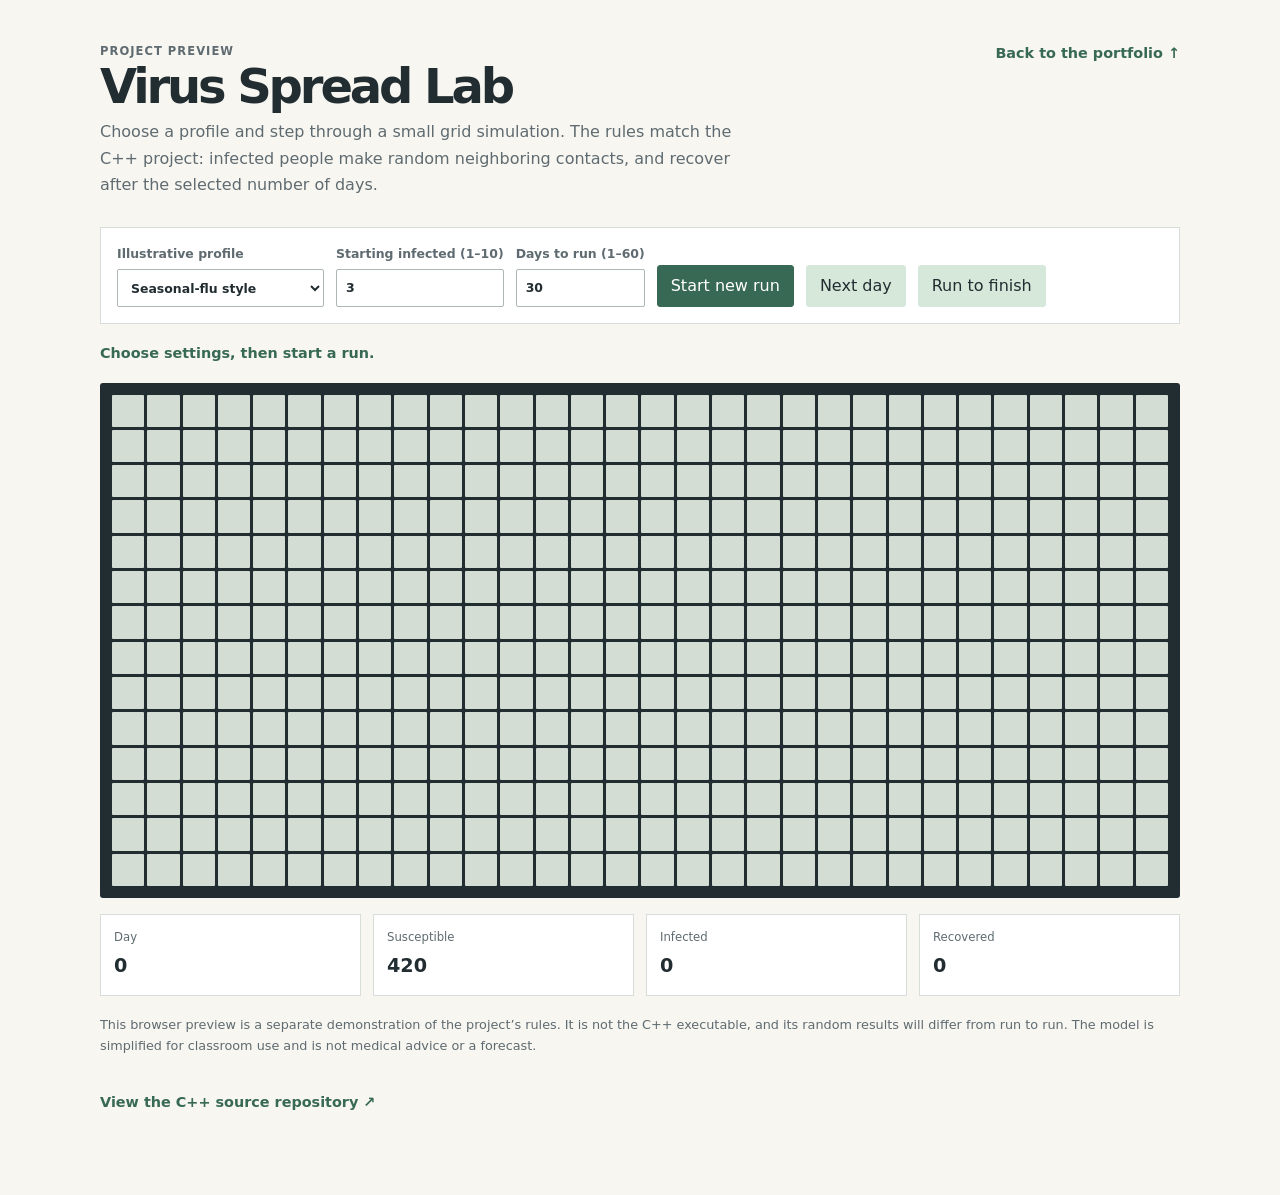
<file: demo.html>
<!doctype html>
<html lang="en">
<head>
  <meta charset="utf-8">
  <meta name="viewport" content="width=device-width, initial-scale=1">
  <meta name="description" content="A browser preview of the Virus Spread Lab classroom simulation.">
  <title>Virus Spread Lab Preview | Jason Brandow</title>
  <link rel="stylesheet" href="styles.css">
</head>
<body>
  <main class="page-width demo-page">
    <header class="demo-header">
      <div>
        <p class="kicker">PROJECT PREVIEW</p>
        <h1>Virus Spread Lab</h1>
        <p>Choose a profile and step through a small grid simulation. The rules match the C++ project: infected people make random neighboring contacts, and recover after the selected number of days.</p>
      </div>
      <a class="text-link" href="index.html#projects">Back to the portfolio ↑</a>
    </header>
    <div class="demo-controls">
      <label for="profile">Illustrative profile
        <select id="profile">
          <option value="0">Common-cold style</option>
          <option value="1" selected>Seasonal-flu style</option>
          <option value="2">High-transmission style</option>
        </select>
      </label>
      <label for="initial">Starting infected (1–10)
        <input id="initial" type="number" min="1" max="10" value="3">
      </label>
      <label for="days">Days to run (1–60)
        <input id="days" type="number" min="1" max="60" value="30">
      </label>
      <button class="button" id="start" type="button">Start new run</button>
      <button class="button button-light" id="next" type="button" disabled>Next day</button>
      <button class="button button-light" id="finish" type="button" disabled>Run to finish</button>
    </div>
    <p class="demo-status" id="status" aria-live="polite">Choose settings, then start a run.</p>
    <div class="demo-board" id="board" role="img" aria-label="Simulation grid"></div>
    <div class="demo-stats" aria-live="polite">
      <div class="demo-stat"><span>Day</span><strong id="day-count">0</strong></div>
      <div class="demo-stat"><span>Susceptible</span><strong id="susceptible-count">417</strong></div>
      <div class="demo-stat"><span>Infected</span><strong id="infected-count">3</strong></div>
      <div class="demo-stat"><span>Recovered</span><strong id="recovered-count">0</strong></div>
    </div>
    <p class="demo-note">This browser preview is a separate demonstration of the project’s rules. It is not the C++ executable, and its random results will differ from run to run. The model is simplified for classroom use and is not medical advice or a forecast.</p>
    <a class="text-link demo-back" href="https://github.com/jasonbrandow9-pixel/COS1-Project">View the C++ source repository ↗</a>
  </main>
  <script>
    const width = 30;
    const height = 14;
    const population = width * height;
    const profiles = [
      { name: "Common-cold style", contacts: 2, chance: 0.18, recovery: 5 },
      { name: "Seasonal-flu style", contacts: 3, chance: 0.28, recovery: 7 },
      { name: "High-transmission style", contacts: 4, chance: 0.42, recovery: 9 }
    ];
    const board = document.getElementById("board");
    const statusLine = document.getElementById("status");
    const nextButton = document.getElementById("next");
    const finishButton = document.getElementById("finish");
    let states = Array(population).fill("susceptible");
    let ages = Array(population).fill(0);
    let day = 0;
    let dayLimit = 30;
    let profile = profiles[1];

    function countState(state) {
      return states.filter(value => value === state).length;
    }

    function render() {
      board.innerHTML = states.map(state => '<span class="demo-cell ' + (state === "susceptible" ? "" : state) + '"></span>').join("");
      board.setAttribute("aria-label", countState("infected") + " infected, " + countState("recovered") + " recovered, " + countState("susceptible") + " susceptible");
      document.getElementById("day-count").textContent = day;
      document.getElementById("susceptible-count").textContent = countState("susceptible");
      document.getElementById("infected-count").textContent = countState("infected");
      document.getElementById("recovered-count").textContent = countState("recovered");
    }

    function finishRun() {
      const active = day < dayLimit && countState("infected") > 0;
      nextButton.disabled = !active;
      finishButton.disabled = !active;
      if (!active && day > 0) {
        statusLine.textContent = "Run complete after " + day + (day === 1 ? " day." : " days.");
      }
    }

    function startRun() {
      const initialCount = Number(document.getElementById("initial").value);
      const requestedDays = Number(document.getElementById("days").value);
      if (!Number.isInteger(initialCount) || initialCount < 1 || initialCount > 10) {
        statusLine.textContent = "Enter a whole number from 1 to 10 for starting infections.";
        return;
      }
      if (!Number.isInteger(requestedDays) || requestedDays < 1 || requestedDays > 60) {
        statusLine.textContent = "Enter a whole number from 1 to 60 for the run length.";
        return;
      }
      states = Array(population).fill("susceptible");
      ages = Array(population).fill(0);
      let placed = 0;
      while (placed < initialCount) {
        const index = Math.floor(Math.random() * population);
        if (states[index] === "susceptible") {
          states[index] = "infected";
          placed += 1;
        }
      }
      day = 0;
      dayLimit = requestedDays;
      profile = profiles[Number(document.getElementById("profile").value)];
      statusLine.textContent = profile.name + " · " + initialCount + " starting cases · " + dayLimit + " day limit.";
      render();
      finishRun();
    }

    function stepDay() {
      if (day >= dayLimit || countState("infected") === 0) {
        finishRun();
        return;
      }
      const nextStates = states.slice();
      const nextAges = ages.slice();
      const directions = [[-1, 0], [1, 0], [0, -1], [0, 1]];
      for (let index = 0; index < population; index += 1) {
        if (states[index] !== "infected") continue;
        const row = Math.floor(index / width);
        const column = index % width;
        for (let contact = 0; contact < profile.contacts; contact += 1) {
          const [rowChange, columnChange] = directions[Math.floor(Math.random() * directions.length)];
          const neighborRow = row + rowChange;
          const neighborColumn = column + columnChange;
          if (neighborRow < 0 || neighborRow >= height || neighborColumn < 0 || neighborColumn >= width) continue;
          const neighbor = neighborRow * width + neighborColumn;
          if (states[neighbor] === "susceptible" && nextStates[neighbor] === "susceptible" && Math.random() < profile.chance) {
            nextStates[neighbor] = "infected";
            nextAges[neighbor] = 0;
          }
        }
        nextAges[index] = ages[index] + 1;
        if (nextAges[index] >= profile.recovery) {
          nextStates[index] = "recovered";
          nextAges[index] = 0;
        }
      }
      states = nextStates;
      ages = nextAges;
      day += 1;
      render();
      statusLine.textContent = "Day " + day + " · " + countState("infected") + " currently infected · " + countState("recovered") + " recovered.";
      finishRun();
    }

    document.getElementById("start").addEventListener("click", startRun);
    nextButton.addEventListener("click", stepDay);
    finishButton.addEventListener("click", () => {
      while (day < dayLimit && countState("infected") > 0) stepDay();
    });
    render();
  </script>
</body>
</html>
</file>
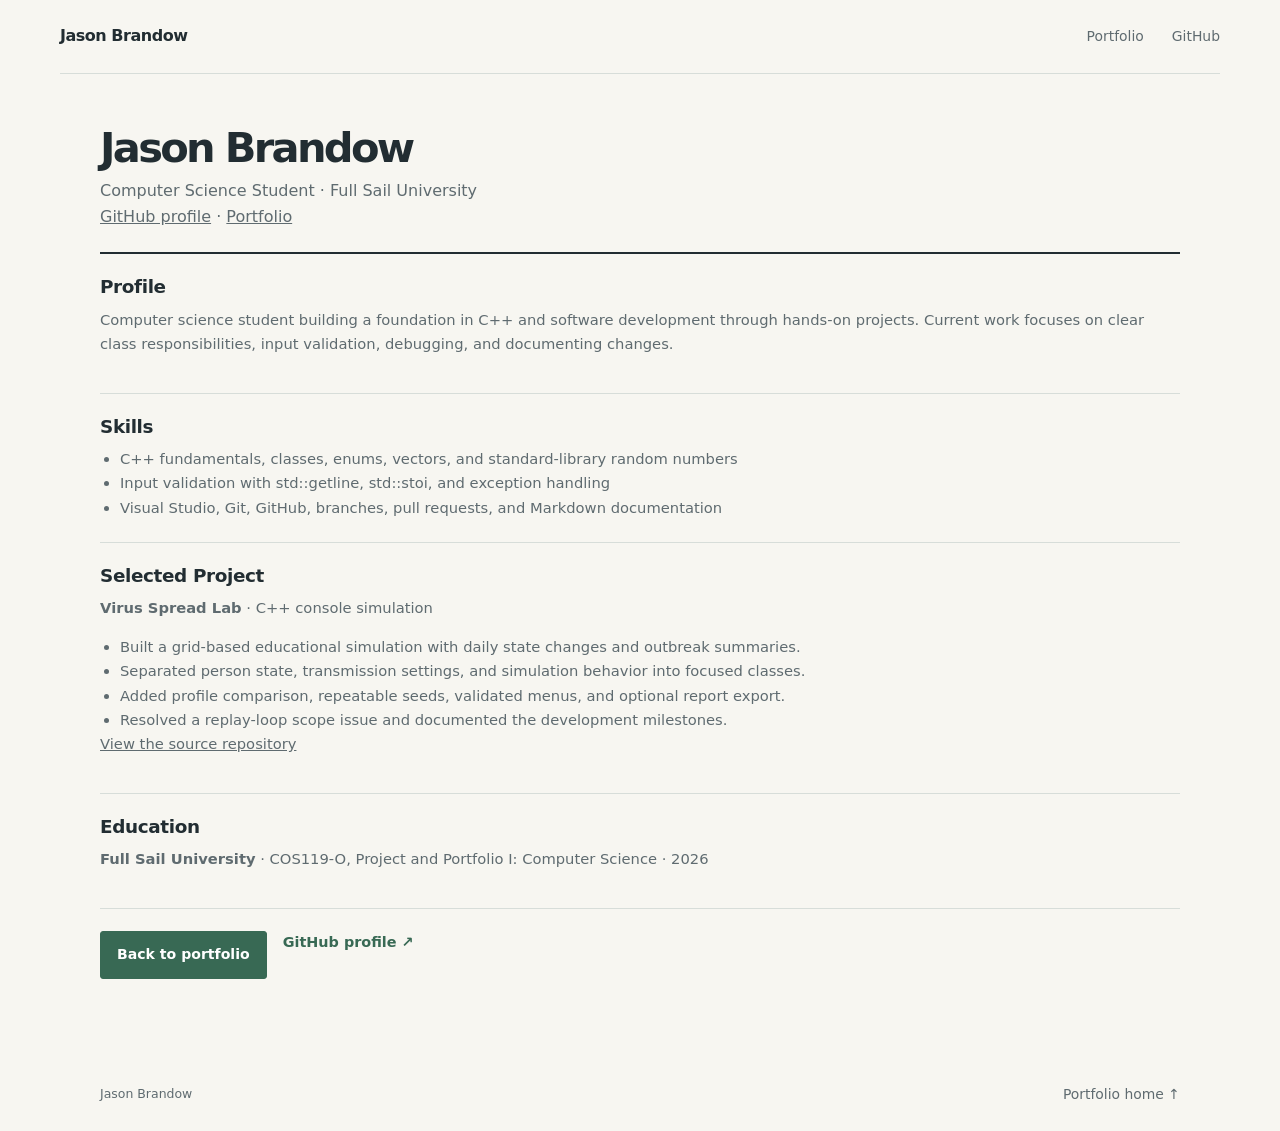
<file: resume.html>
<!doctype html>
<html lang="en">
<head>
  <meta charset="utf-8">
  <meta name="viewport" content="width=device-width, initial-scale=1">
  <meta name="description" content="Resume for Jason Brandow, computer science student.">
  <title>Resume | Jason Brandow</title>
  <link rel="stylesheet" href="styles.css">
</head>
<body>
  <header class="site-header">
    <a class="wordmark" href="index.html">Jason Brandow</a>
    <nav aria-label="Resume navigation"><a href="index.html">Portfolio</a><a href="https://github.com/jasonbrandow9-pixel">GitHub</a></nav>
  </header>
  <main class="page-width resume-page">
    <header class="resume-header">
      <h1>Jason Brandow</h1>
      <p>Computer Science Student · Full Sail University</p>
      <p><a href="https://github.com/jasonbrandow9-pixel">GitHub profile</a> · <a href="index.html">Portfolio</a></p>
    </header>
    <section class="resume-section">
      <h2>Profile</h2>
      <p>Computer science student building a foundation in C++ and software development through hands-on projects. Current work focuses on clear class responsibilities, input validation, debugging, and documenting changes.</p>
    </section>
    <section class="resume-section">
      <h2>Skills</h2>
      <ul>
        <li>C++ fundamentals, classes, enums, vectors, and standard-library random numbers</li>
        <li>Input validation with std::getline, std::stoi, and exception handling</li>
        <li>Visual Studio, Git, GitHub, branches, pull requests, and Markdown documentation</li>
      </ul>
    </section>
    <section class="resume-section">
      <h2>Selected Project</h2>
      <p><strong>Virus Spread Lab</strong> · C++ console simulation</p>
      <ul>
        <li>Built a grid-based educational simulation with daily state changes and outbreak summaries.</li>
        <li>Separated person state, transmission settings, and simulation behavior into focused classes.</li>
        <li>Added profile comparison, repeatable seeds, validated menus, and optional report export.</li>
        <li>Resolved a replay-loop scope issue and documented the development milestones.</li>
      </ul>
      <p><a href="https://github.com/jasonbrandow9-pixel/COS1-Project">View the source repository</a></p>
    </section>
    <section class="resume-section">
      <h2>Education</h2>
      <p><strong>Full Sail University</strong> · COS119-O, Project and Portfolio I: Computer Science · 2026</p>
    </section>
    <div class="resume-links">
      <a class="button" href="index.html">Back to portfolio</a>
      <a class="text-link" href="https://github.com/jasonbrandow9-pixel">GitHub profile ↗</a>
    </div>
  </main>
  <footer class="site-footer page-width"><span>Jason Brandow</span><a href="index.html">Portfolio home ↑</a></footer>
</body>
</html>
</file>
<file: styles.css>
:root {
  --ink: #222d32;
  --muted: #5f6b70;
  --line: #d7ddd9;
  --paper: #f7f6f1;
  --white: #fff;
  --green: #386954;
  --pale-green: #e9eee8;
  --rust: #a65c3d;
  font-family: system-ui, -apple-system, BlinkMacSystemFont, "Segoe UI", sans-serif;
  color: var(--ink);
  background: var(--paper);
}
* { box-sizing: border-box; }
html { scroll-behavior: smooth; }
body { margin: 0; line-height: 1.65; }
a { color: inherit; }
img { max-width: 100%; }
.page-width { width: min(1080px, calc(100% - 48px)); margin-inline: auto; }
.skip-link { position: absolute; top: -100px; left: 16px; padding: 10px 14px; background: white; z-index: 10; }
.skip-link:focus { top: 16px; }
.site-header { width: min(1160px, calc(100% - 48px)); min-height: 74px; margin: auto; display: flex; align-items: center; justify-content: space-between; border-bottom: 1px solid var(--line); }
.wordmark { color: var(--ink); font-weight: 750; letter-spacing: -.03em; text-decoration: none; }
nav { display: flex; gap: 28px; }
nav a, .site-footer a { color: var(--muted); font-size: .87rem; text-decoration: none; }
nav a:hover, .site-footer a:hover, .text-link:hover { color: var(--green); text-decoration: underline; text-underline-offset: 3px; }
.intro { display: grid; grid-template-columns: 1fr .9fr; align-items: center; gap: 7%; padding-block: 80px 88px; }
.kicker { margin: 0 0 14px; color: var(--green); font-size: .72rem; font-weight: 750; letter-spacing: .09em; }
h1, h2, h3, p { margin-top: 0; }
h1 { margin-bottom: 18px; font-size: clamp(2.8rem, 6vw, 4.5rem); line-height: 1.05; letter-spacing: -.065em; }
h2 { margin-bottom: 18px; font-size: clamp(1.9rem, 3.4vw, 2.65rem); line-height: 1.15; letter-spacing: -.05em; }
h3 { margin-bottom: 8px; font-size: 1rem; letter-spacing: -.02em; }
.intro-text { max-width: 520px; margin-bottom: 24px; color: var(--muted); font-size: 1.08rem; line-height: 1.8; }
.intro-links, .project-links, .contact-links { display: flex; flex-wrap: wrap; align-items: center; gap: 18px; }
.button { display: inline-block; padding: 11px 16px; background: var(--green); color: white; border: 1px solid var(--green); border-radius: 3px; font-size: .88rem; font-weight: 700; text-decoration: none; }
.button:hover { background: #294f40; }
.text-link { color: var(--green); font-size: .9rem; font-weight: 700; text-decoration: none; }
.intro-image, .project-image { margin: 0; padding: 8px; background: white; border: 1px solid var(--line); }
.intro-image img { display: block; width: 100%; height: 250px; object-fit: contain; background: #f3f4f1; }
figcaption { padding: 8px 4px 2px; color: var(--muted); font-size: .72rem; }
.content-section { padding-block: 72px; border-top: 1px solid var(--line); }
.two-column { display: grid; grid-template-columns: .8fr 1.2fr; gap: 9%; }
.section-copy { color: var(--muted); }
.section-copy p { margin-bottom: 16px; }
.section-copy .goal { margin-top: 23px; padding: 16px 18px; background: var(--pale-green); color: var(--ink); }
.goal strong { color: var(--green); }
.skills-section { background: #eeefe9; }
.skills-grid { display: grid; grid-template-columns: repeat(3, 1fr); gap: 24px; margin-top: 32px; }
.skills-grid article { padding: 20px 20px 16px 0; border-top: 2px solid var(--green); }
.skills-grid p { max-width: 310px; margin-bottom: 0; color: var(--muted); font-size: .9rem; }
code { padding: 1px 4px; background: #eeefe9; border-radius: 2px; font-size: .9em; }
.project-card { display: grid; grid-template-columns: .8fr 1.2fr; gap: 36px; align-items: start; margin-top: 20px; padding: 24px; background: var(--white); border: 1px solid var(--line); }
.project-image { position: sticky; top: 20px; }
.project-image img { display: block; width: 100%; max-height: 360px; object-fit: contain; background: #f3f4f1; }
.project-label { margin-bottom: 9px; color: var(--rust); font-size: .7rem; font-weight: 750; letter-spacing: .07em; }
.project-copy h2 { margin-bottom: 12px; }
.project-copy > p { color: var(--muted); }
.project-copy h3 { margin-top: 22px; }
.project-copy ul { padding-left: 20px; color: var(--muted); }
.project-copy li { padding: 3px 0; }
.project-tools { margin: 22px 0; }
.project-tools strong { color: var(--ink); }
.project-links { gap: 16px; }
.project-links .button { font-size: .8rem; }
.disclaimer { margin: 16px 0 0; font-size: .75rem; line-height: 1.6; }
.milestones p { display: grid; grid-template-columns: 88px 1fr; gap: 12px; padding-bottom: 13px; border-bottom: 1px solid var(--line); }
.milestones strong { color: var(--ink); }
.milestones .text-link { display: inline-block; margin-top: 8px; }
.contact-section { padding-block: 54px; background: var(--ink); color: white; }
.contact-inner { display: flex; justify-content: space-between; align-items: center; gap: 32px; }
.contact-section .kicker { color: #a9d0b9; }
.contact-section h2 { margin-bottom: 10px; }
.contact-section p:not(.kicker) { margin-bottom: 0; color: #c4cccd; }
.contact-links { justify-content: flex-end; }
.button-light { background: #d5e8d9; border-color: #d5e8d9; color: var(--ink); }
.button-light:hover { background: white; color: var(--ink); }
.text-link-light { color: #d5e8d9; }
.site-footer { min-height: 72px; display: flex; justify-content: space-between; align-items: center; color: var(--muted); font-size: .78rem; }
.resume-page { padding-block: 52px 80px; }
.resume-header { padding-bottom: 22px; border-bottom: 2px solid var(--ink); }
.resume-header h1 { margin-bottom: 8px; font-size: 2.6rem; }
.resume-header p { margin: 0; color: var(--muted); }
.resume-section { padding: 22px 0; border-bottom: 1px solid var(--line); }
.resume-section h2 { margin-bottom: 10px; font-size: 1.15rem; letter-spacing: -.02em; }
.resume-section p, .resume-section li { color: var(--muted); font-size: .92rem; }
.resume-section ul { margin: 0; padding-left: 20px; }
.resume-links { display: flex; flex-wrap: wrap; gap: 16px; margin-top: 22px; }
.demo-page { padding-block: 42px 80px; }
.demo-header { display: flex; justify-content: space-between; align-items: start; gap: 20px; margin-bottom: 28px; }
.demo-header h1 { margin-bottom: 8px; font-size: clamp(2rem, 4vw, 3rem); }
.demo-header p { max-width: 650px; margin-bottom: 0; color: var(--muted); }
.demo-controls { display: flex; flex-wrap: wrap; align-items: end; gap: 12px; margin-bottom: 18px; padding: 16px; background: white; border: 1px solid var(--line); }
.demo-controls label { display: grid; gap: 5px; color: var(--muted); font-size: .78rem; font-weight: 650; }
.demo-controls select, .demo-controls input { min-height: 38px; padding: 7px 9px; background: white; border: 1px solid #aeb8b2; border-radius: 2px; color: var(--ink); font: inherit; }
.demo-controls button { min-height: 38px; padding: 7px 13px; cursor: pointer; font: inherit; }
.demo-status { min-height: 26px; color: var(--green); font-size: .9rem; font-weight: 650; }
.demo-board { display: grid; grid-template-columns: repeat(30, minmax(4px, 1fr)); gap: 3px; padding: 12px; background: var(--ink); border-radius: 3px; }
.demo-cell { aspect-ratio: 1; background: #d3ddd4; border-radius: 1px; }
.demo-cell.infected { background: #d47953; }
.demo-cell.recovered { background: #78ad8e; }
.demo-stats { display: grid; grid-template-columns: repeat(4, 1fr); gap: 12px; margin-top: 16px; }
.demo-stat { padding: 13px; background: white; border: 1px solid var(--line); }
.demo-stat span { display: block; color: var(--muted); font-size: .73rem; }
.demo-stat strong { display: block; margin-top: 3px; font-size: 1.2rem; }
.demo-note { margin-top: 18px; color: var(--muted); font-size: .8rem; }
.demo-back { display: inline-block; margin-top: 22px; }
@media (max-width: 760px) {
  .intro, .two-column, .project-card { grid-template-columns: 1fr; }
  .intro { gap: 30px; padding-block: 54px; }
  .project-image { position: static; }
  .project-image img { max-height: 280px; }
  .two-column { gap: 16px; }
  .contact-inner { align-items: flex-start; flex-direction: column; }
  .contact-links { justify-content: flex-start; }
  .demo-header { flex-direction: column; }
}
@media (max-width: 560px) {
  .page-width, .site-header { width: calc(100% - 32px); }
  nav { gap: 13px; }
  nav a { font-size: .75rem; }
  .skills-grid { grid-template-columns: 1fr; gap: 12px; }
  .project-card { padding: 15px; gap: 22px; }
  .milestones p { grid-template-columns: 70px 1fr; }
  .demo-controls { align-items: stretch; flex-direction: column; }
  .demo-controls label, .demo-controls select, .demo-controls input, .demo-controls button { width: 100%; }
  .demo-board { gap: 2px; padding: 7px; }
  .demo-stats { grid-template-columns: repeat(2, 1fr); }
  .site-footer { gap: 12px; font-size: .7rem; }
}
@media (prefers-reduced-motion: reduce) {
  html { scroll-behavior: auto; }
}
</file>
